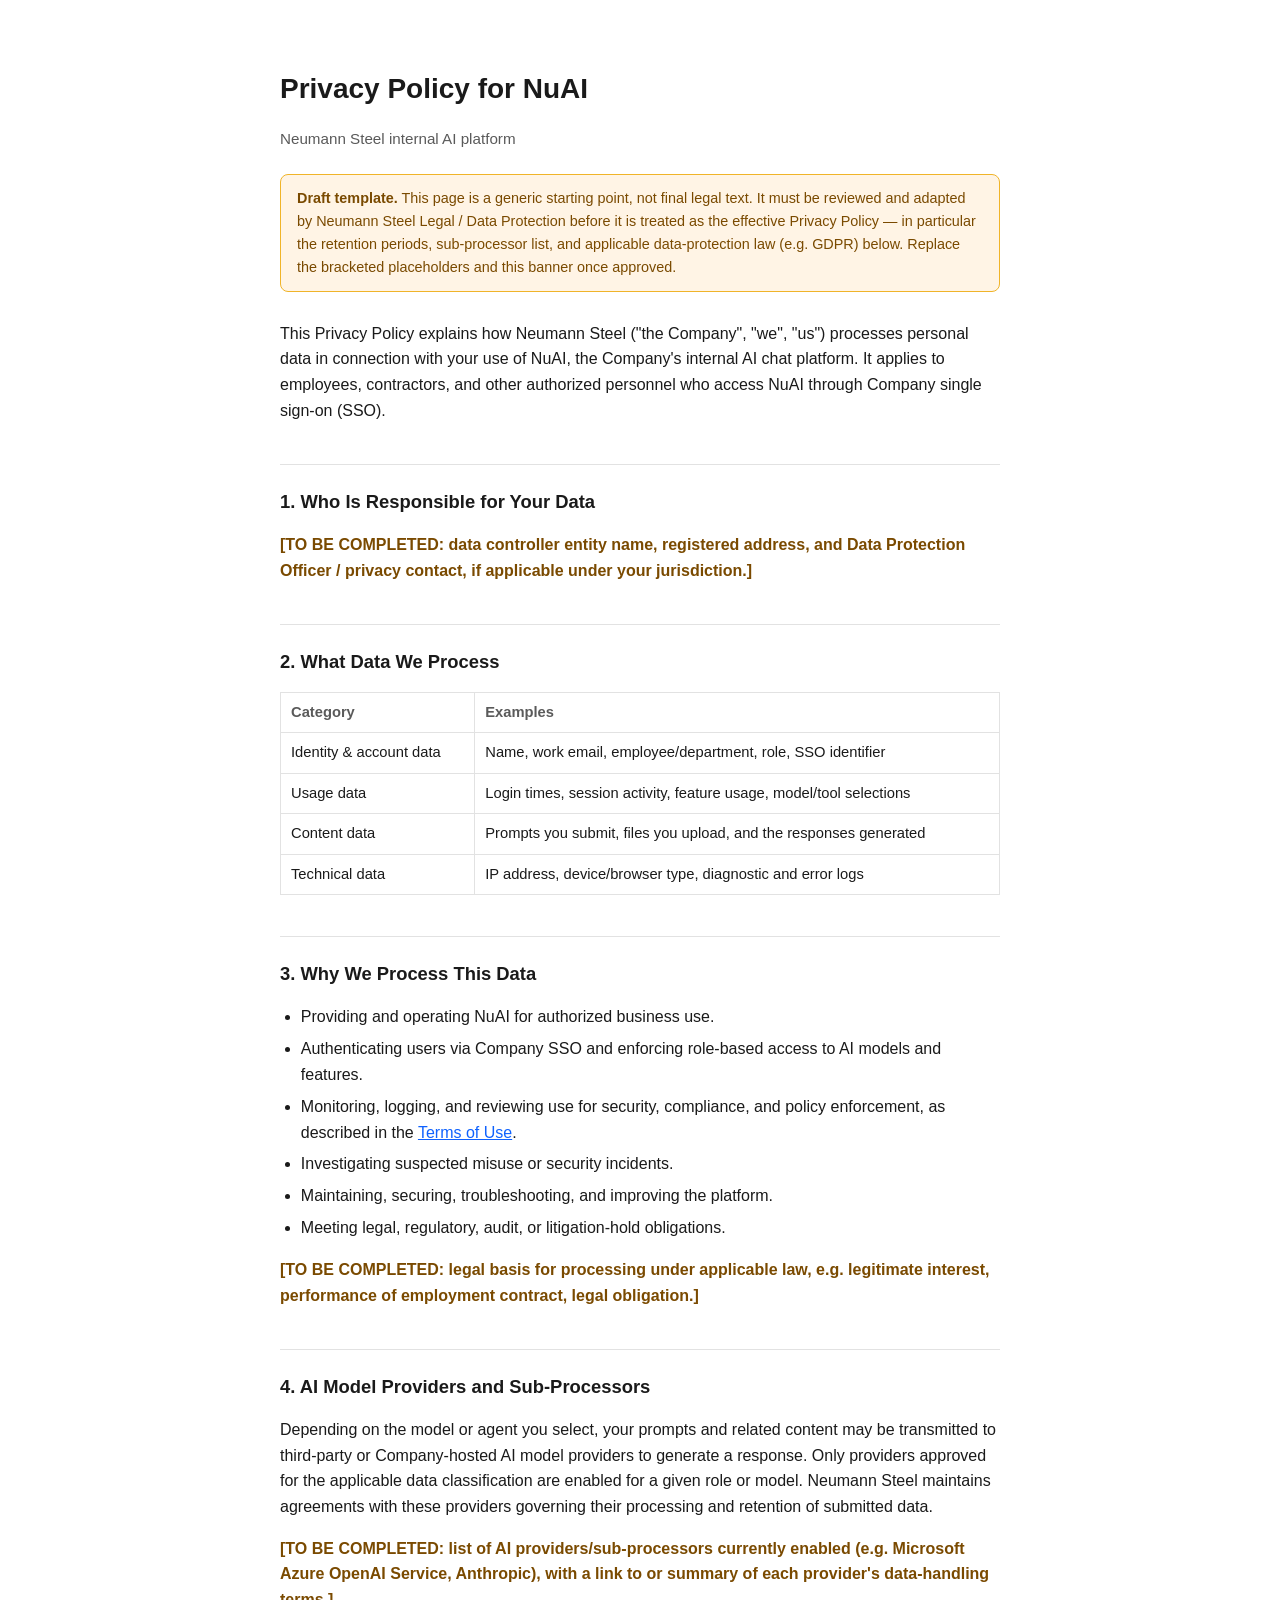
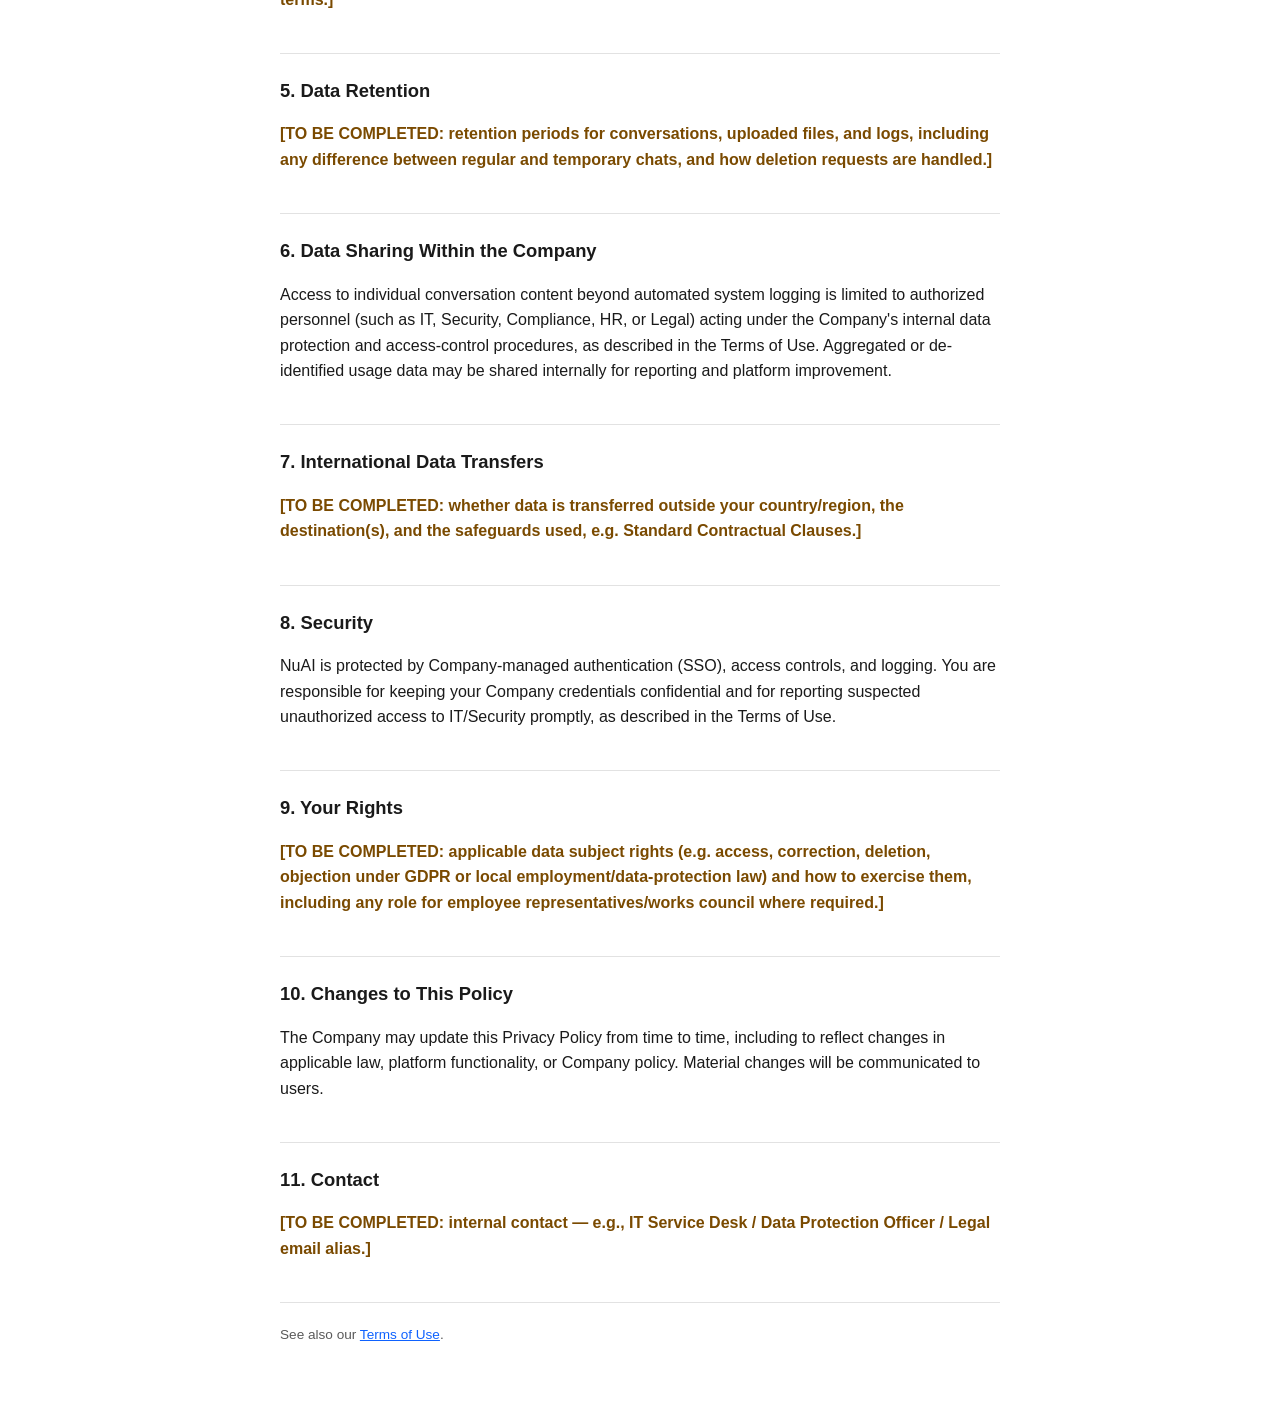
<file: client/public/assets/legal/privacy-policy.html>
<!DOCTYPE html>
<html lang="en">
<head>
<meta charset="UTF-8" />
<meta name="viewport" content="width=device-width, initial-scale=1.0" />
<meta name="robots" content="noindex" />
<title>Privacy Policy - NuAI</title>
<style>
  :root {
    --bg: #ffffff;
    --text: #1a1a1a;
    --text-muted: #5a5a5a;
    --border: #e2e2e2;
    --accent: #0f62fe;
    --banner-bg: #fff4e5;
    --banner-border: #f0b429;
    --banner-text: #7a4a00;
  }
  @media (prefers-color-scheme: dark) {
    :root {
      --bg: #16171a;
      --text: #ececec;
      --text-muted: #a3a3a3;
      --border: #2e2f33;
      --accent: #5b9dff;
      --banner-bg: #3a2e0f;
      --banner-border: #a97a1c;
      --banner-text: #f0c869;
    }
  }
  * { box-sizing: border-box; }
  body {
    margin: 0;
    background: var(--bg);
    color: var(--text);
    font-family: -apple-system, BlinkMacSystemFont, "Segoe UI", Roboto, Helvetica, Arial, sans-serif;
    line-height: 1.6;
  }
  .wrap {
    max-width: 760px;
    margin: 0 auto;
    padding: 48px 20px 80px;
  }
  h1 {
    font-size: 1.75rem;
    margin-bottom: 4px;
  }
  h2 {
    font-size: 1.15rem;
    margin-top: 2.2em;
    border-top: 1px solid var(--border);
    padding-top: 1.2em;
  }
  .subtitle {
    color: var(--text-muted);
    font-size: 0.95rem;
    margin-bottom: 1.5em;
  }
  .banner {
    background: var(--banner-bg);
    border: 1px solid var(--banner-border);
    color: var(--banner-text);
    border-radius: 8px;
    padding: 12px 16px;
    font-size: 0.9rem;
    margin-bottom: 2em;
  }
  table {
    width: 100%;
    border-collapse: collapse;
    margin: 1em 0;
    font-size: 0.92rem;
  }
  th, td {
    text-align: left;
    padding: 8px 10px;
    border: 1px solid var(--border);
    vertical-align: top;
  }
  th { color: var(--text-muted); font-weight: 600; }
  ul { padding-left: 1.3em; }
  li { margin-bottom: 0.4em; }
  a { color: var(--accent); }
  .todo {
    color: var(--banner-text);
    font-weight: 600;
  }
  footer {
    margin-top: 3em;
    padding-top: 1.5em;
    border-top: 1px solid var(--border);
    font-size: 0.85rem;
    color: var(--text-muted);
  }
</style>
</head>
<body>
  <div class="wrap">
    <h1>Privacy Policy for NuAI</h1>
    <p class="subtitle">Neumann Steel internal AI platform</p>

    <div class="banner">
      <strong>Draft template.</strong> This page is a generic starting point, not final legal
      text. It must be reviewed and adapted by Neumann Steel Legal / Data Protection before it is
      treated as the effective Privacy Policy — in particular the retention periods, sub-processor
      list, and applicable data-protection law (e.g. GDPR) below. Replace the bracketed
      placeholders and this banner once approved.
    </div>

    <p>
      This Privacy Policy explains how Neumann Steel ("the Company", "we", "us") processes
      personal data in connection with your use of NuAI, the Company's internal AI chat platform.
      It applies to employees, contractors, and other authorized personnel who access NuAI through
      Company single sign-on (SSO).
    </p>

    <h2>1. Who Is Responsible for Your Data</h2>
    <p class="todo">
      [TO BE COMPLETED: data controller entity name, registered address, and Data Protection
      Officer / privacy contact, if applicable under your jurisdiction.]
    </p>

    <h2>2. What Data We Process</h2>
    <table>
      <tr><th>Category</th><th>Examples</th></tr>
      <tr><td>Identity &amp; account data</td><td>Name, work email, employee/department, role, SSO identifier</td></tr>
      <tr><td>Usage data</td><td>Login times, session activity, feature usage, model/tool selections</td></tr>
      <tr><td>Content data</td><td>Prompts you submit, files you upload, and the responses generated</td></tr>
      <tr><td>Technical data</td><td>IP address, device/browser type, diagnostic and error logs</td></tr>
    </table>

    <h2>3. Why We Process This Data</h2>
    <ul>
      <li>Providing and operating NuAI for authorized business use.</li>
      <li>Authenticating users via Company SSO and enforcing role-based access to AI models and features.</li>
      <li>Monitoring, logging, and reviewing use for security, compliance, and policy enforcement, as described in the <a href="/assets/legal/terms-of-service.html">Terms of Use</a>.</li>
      <li>Investigating suspected misuse or security incidents.</li>
      <li>Maintaining, securing, troubleshooting, and improving the platform.</li>
      <li>Meeting legal, regulatory, audit, or litigation-hold obligations.</li>
    </ul>
    <p class="todo">
      [TO BE COMPLETED: legal basis for processing under applicable law, e.g. legitimate interest,
      performance of employment contract, legal obligation.]
    </p>

    <h2>4. AI Model Providers and Sub-Processors</h2>
    <p>
      Depending on the model or agent you select, your prompts and related content may be
      transmitted to third-party or Company-hosted AI model providers to generate a response. Only
      providers approved for the applicable data classification are enabled for a given role or
      model. Neumann Steel maintains agreements with these providers governing their processing
      and retention of submitted data.
    </p>
    <p class="todo">
      [TO BE COMPLETED: list of AI providers/sub-processors currently enabled (e.g. Microsoft Azure
      OpenAI Service, Anthropic), with a link to or summary of each provider's data-handling terms.]
    </p>

    <h2>5. Data Retention</h2>
    <p class="todo">
      [TO BE COMPLETED: retention periods for conversations, uploaded files, and logs, including any
      difference between regular and temporary chats, and how deletion requests are handled.]
    </p>

    <h2>6. Data Sharing Within the Company</h2>
    <p>
      Access to individual conversation content beyond automated system logging is limited to
      authorized personnel (such as IT, Security, Compliance, HR, or Legal) acting under the
      Company's internal data protection and access-control procedures, as described in the Terms
      of Use. Aggregated or de-identified usage data may be shared internally for reporting and
      platform improvement.
    </p>

    <h2>7. International Data Transfers</h2>
    <p class="todo">
      [TO BE COMPLETED: whether data is transferred outside your country/region, the destination(s),
      and the safeguards used, e.g. Standard Contractual Clauses.]
    </p>

    <h2>8. Security</h2>
    <p>
      NuAI is protected by Company-managed authentication (SSO), access controls, and logging. You
      are responsible for keeping your Company credentials confidential and for reporting suspected
      unauthorized access to IT/Security promptly, as described in the Terms of Use.
    </p>

    <h2>9. Your Rights</h2>
    <p class="todo">
      [TO BE COMPLETED: applicable data subject rights (e.g. access, correction, deletion, objection
      under GDPR or local employment/data-protection law) and how to exercise them, including any
      role for employee representatives/works council where required.]
    </p>

    <h2>10. Changes to This Policy</h2>
    <p>
      The Company may update this Privacy Policy from time to time, including to reflect changes in
      applicable law, platform functionality, or Company policy. Material changes will be
      communicated to users.
    </p>

    <h2>11. Contact</h2>
    <p class="todo">
      [TO BE COMPLETED: internal contact — e.g., IT Service Desk / Data Protection Officer / Legal
      email alias.]
    </p>

    <footer>
      See also our <a href="/assets/legal/terms-of-service.html">Terms of Use</a>.
    </footer>
  </div>
</body>
</html>
</file>
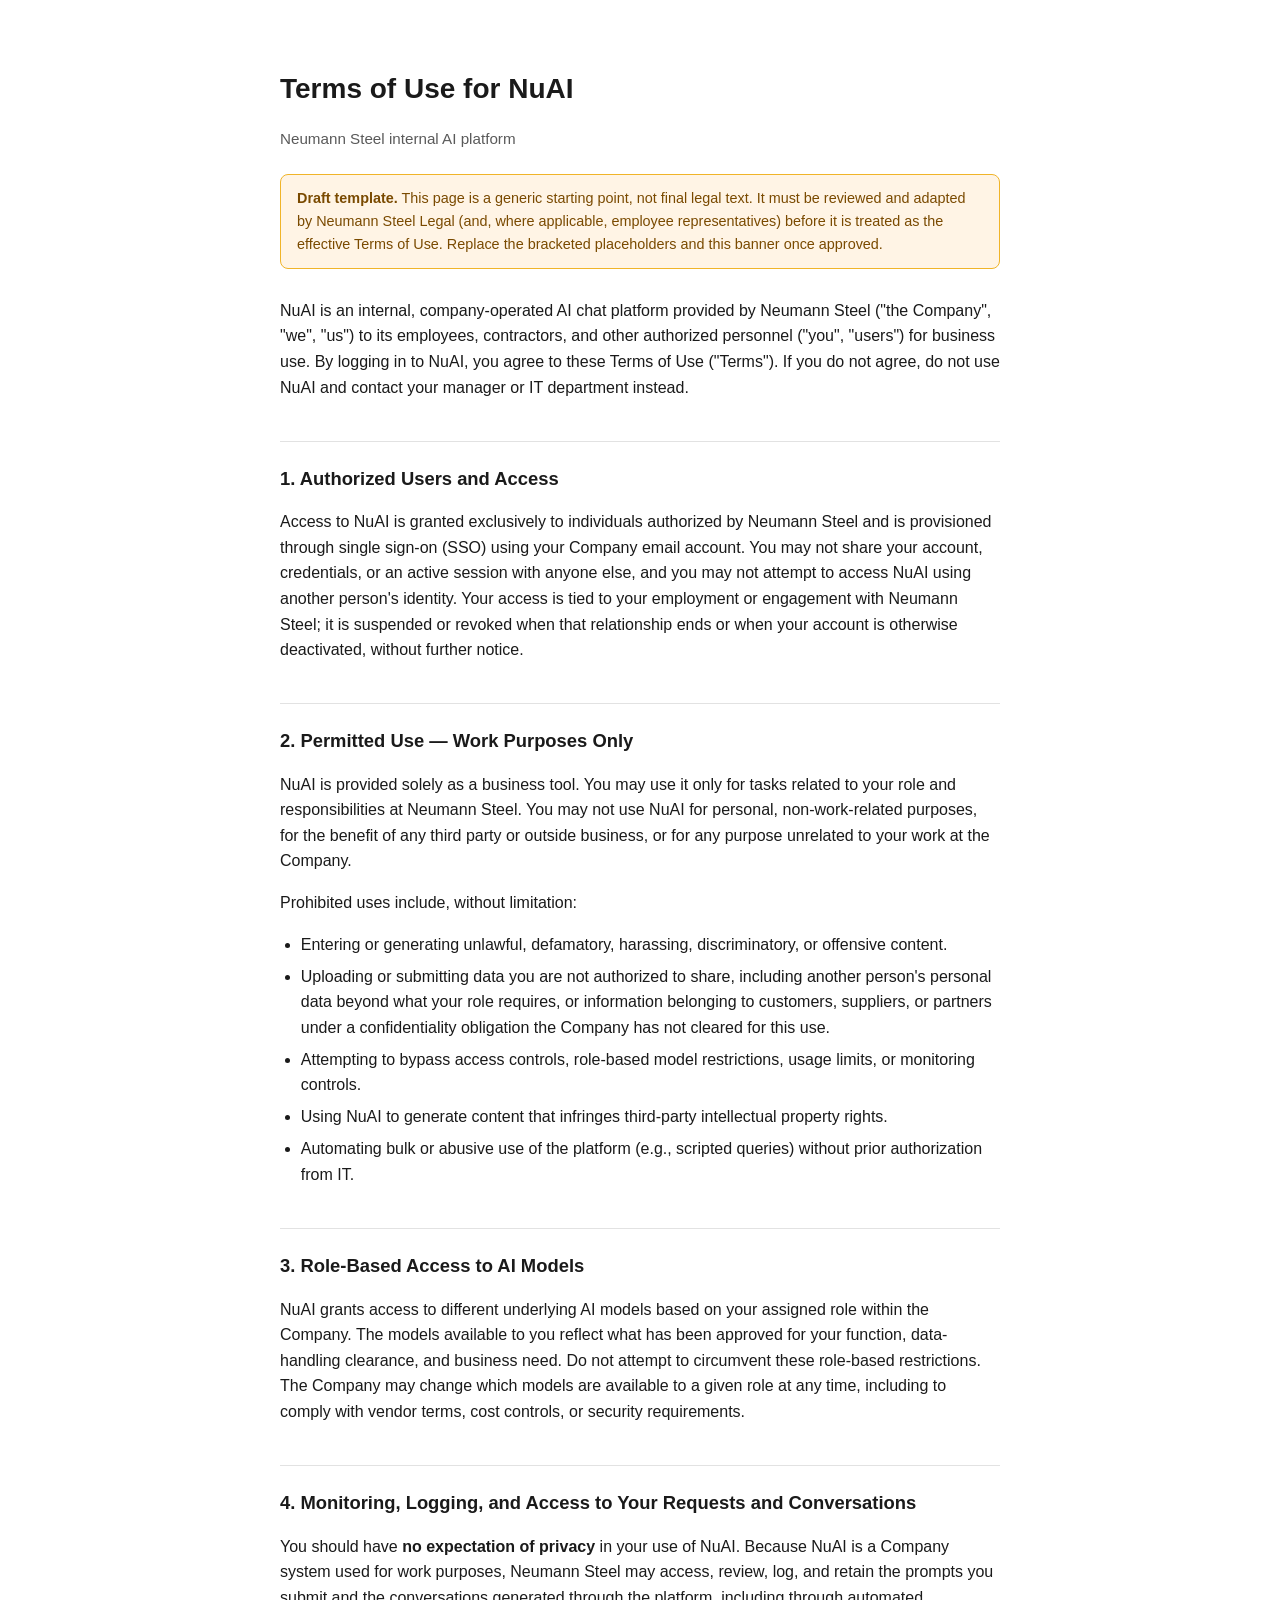
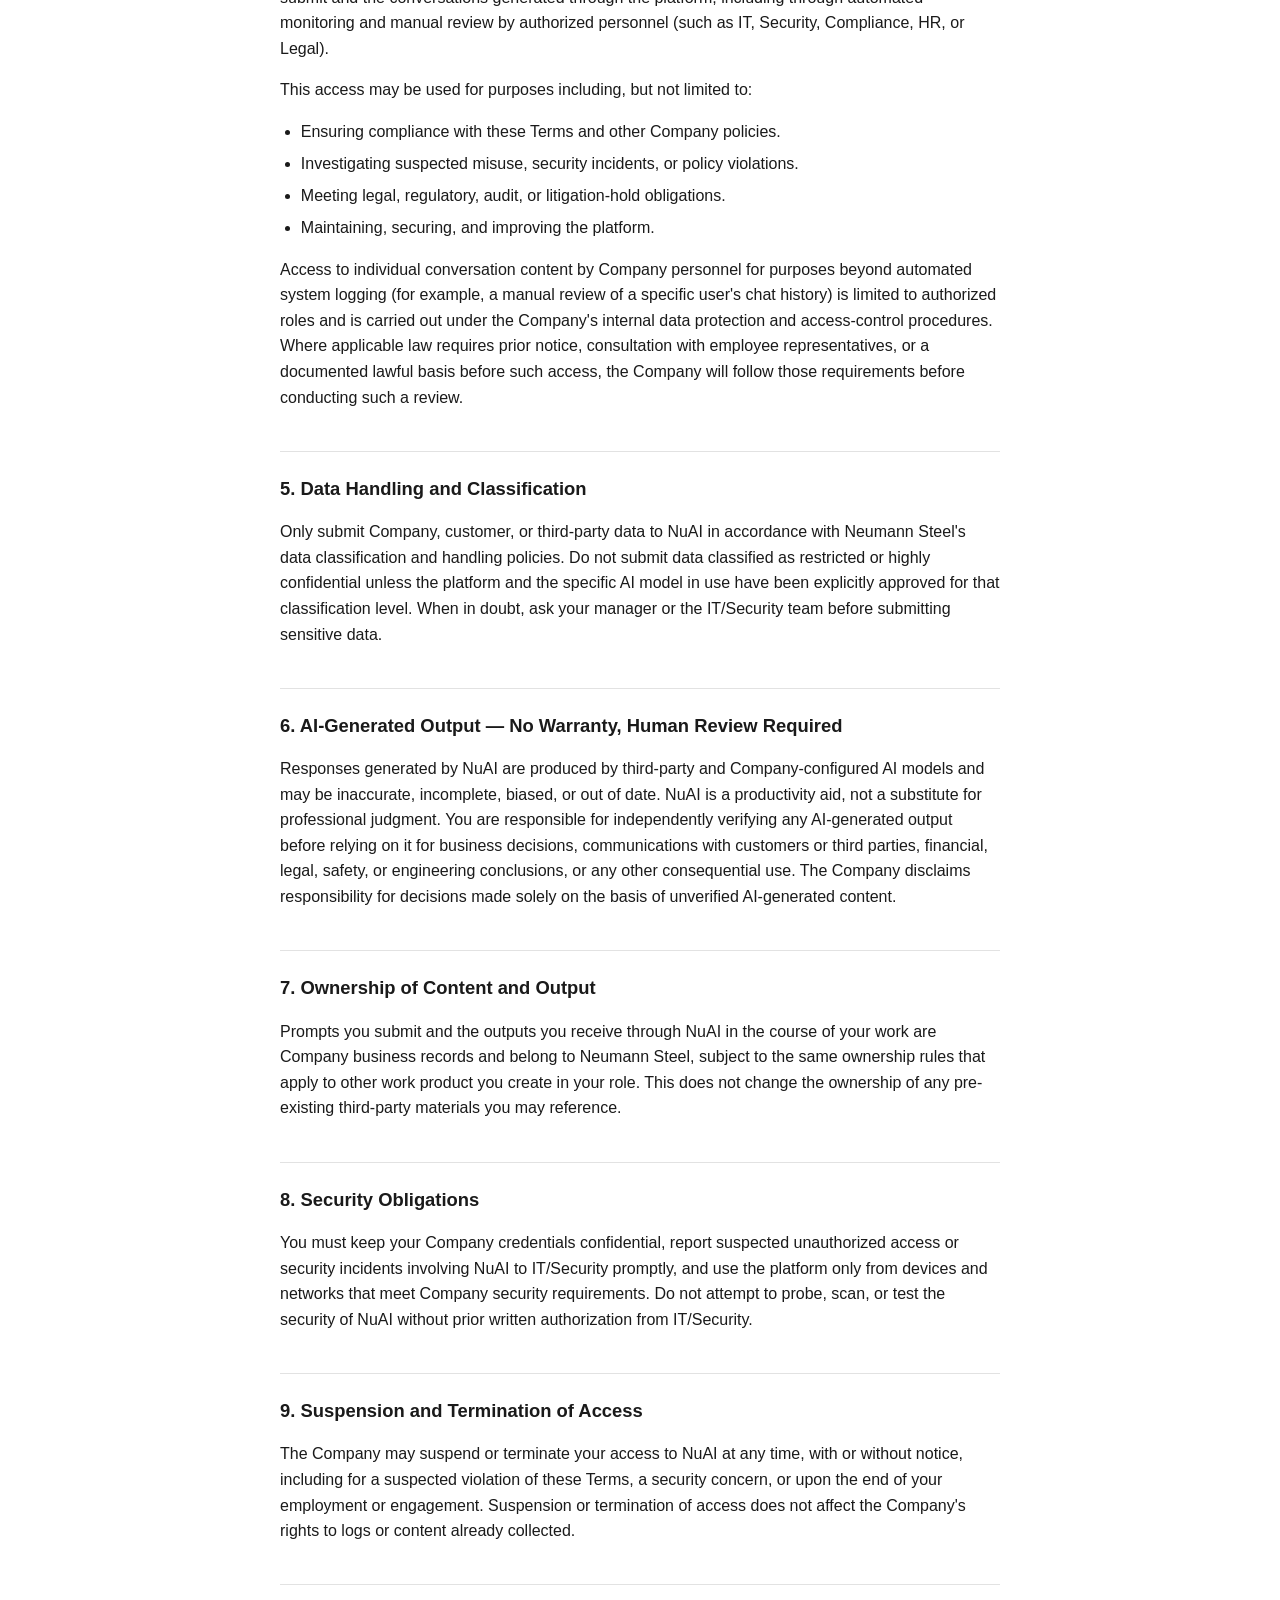
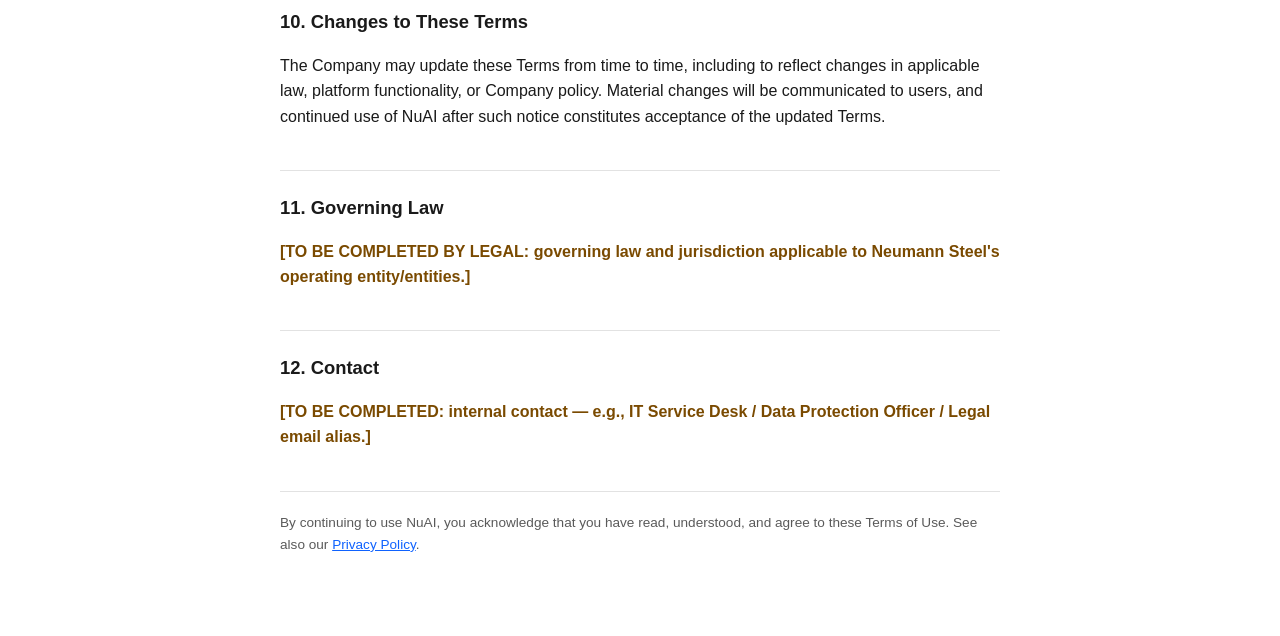
<file: client/public/assets/legal/terms-of-service.html>
<!DOCTYPE html>
<html lang="en">
<head>
<meta charset="UTF-8" />
<meta name="viewport" content="width=device-width, initial-scale=1.0" />
<meta name="robots" content="noindex" />
<title>Terms of Use - NuAI</title>
<style>
  :root {
    --bg: #ffffff;
    --text: #1a1a1a;
    --text-muted: #5a5a5a;
    --border: #e2e2e2;
    --accent: #0f62fe;
    --banner-bg: #fff4e5;
    --banner-border: #f0b429;
    --banner-text: #7a4a00;
  }
  @media (prefers-color-scheme: dark) {
    :root {
      --bg: #16171a;
      --text: #ececec;
      --text-muted: #a3a3a3;
      --border: #2e2f33;
      --accent: #5b9dff;
      --banner-bg: #3a2e0f;
      --banner-border: #a97a1c;
      --banner-text: #f0c869;
    }
  }
  * { box-sizing: border-box; }
  body {
    margin: 0;
    background: var(--bg);
    color: var(--text);
    font-family: -apple-system, BlinkMacSystemFont, "Segoe UI", Roboto, Helvetica, Arial, sans-serif;
    line-height: 1.6;
  }
  .wrap {
    max-width: 760px;
    margin: 0 auto;
    padding: 48px 20px 80px;
  }
  h1 {
    font-size: 1.75rem;
    margin-bottom: 4px;
  }
  h2 {
    font-size: 1.15rem;
    margin-top: 2.2em;
    border-top: 1px solid var(--border);
    padding-top: 1.2em;
  }
  .subtitle {
    color: var(--text-muted);
    font-size: 0.95rem;
    margin-bottom: 1.5em;
  }
  .banner {
    background: var(--banner-bg);
    border: 1px solid var(--banner-border);
    color: var(--banner-text);
    border-radius: 8px;
    padding: 12px 16px;
    font-size: 0.9rem;
    margin-bottom: 2em;
  }
  ul { padding-left: 1.3em; }
  li { margin-bottom: 0.4em; }
  a { color: var(--accent); }
  .todo {
    color: var(--banner-text);
    font-weight: 600;
  }
  footer {
    margin-top: 3em;
    padding-top: 1.5em;
    border-top: 1px solid var(--border);
    font-size: 0.85rem;
    color: var(--text-muted);
  }
</style>
</head>
<body>
  <div class="wrap">
    <h1>Terms of Use for NuAI</h1>
    <p class="subtitle">Neumann Steel internal AI platform</p>

    <div class="banner">
      <strong>Draft template.</strong> This page is a generic starting point, not final legal text.
      It must be reviewed and adapted by Neumann Steel Legal (and, where applicable, employee
      representatives) before it is treated as the effective Terms of Use. Replace the bracketed
      placeholders and this banner once approved.
    </div>

    <p>
      NuAI is an internal, company-operated AI chat platform provided by Neumann Steel
      ("the Company", "we", "us") to its employees, contractors, and other authorized personnel
      ("you", "users") for business use. By logging in to NuAI, you agree to these Terms of Use
      ("Terms"). If you do not agree, do not use NuAI and contact your manager or IT department
      instead.
    </p>

    <h2>1. Authorized Users and Access</h2>
    <p>
      Access to NuAI is granted exclusively to individuals authorized by Neumann Steel and is
      provisioned through single sign-on (SSO) using your Company email account. You may not
      share your account, credentials, or an active session with anyone else, and you may not
      attempt to access NuAI using another person's identity. Your access is tied to your
      employment or engagement with Neumann Steel; it is suspended or revoked when that
      relationship ends or when your account is otherwise deactivated, without further notice.
    </p>

    <h2>2. Permitted Use — Work Purposes Only</h2>
    <p>
      NuAI is provided solely as a business tool. You may use it only for tasks related to your
      role and responsibilities at Neumann Steel. You may not use NuAI for personal,
      non-work-related purposes, for the benefit of any third party or outside business, or for
      any purpose unrelated to your work at the Company.
    </p>
    <p>Prohibited uses include, without limitation:</p>
    <ul>
      <li>Entering or generating unlawful, defamatory, harassing, discriminatory, or offensive content.</li>
      <li>Uploading or submitting data you are not authorized to share, including another person's personal data beyond what your role requires, or information belonging to customers, suppliers, or partners under a confidentiality obligation the Company has not cleared for this use.</li>
      <li>Attempting to bypass access controls, role-based model restrictions, usage limits, or monitoring controls.</li>
      <li>Using NuAI to generate content that infringes third-party intellectual property rights.</li>
      <li>Automating bulk or abusive use of the platform (e.g., scripted queries) without prior authorization from IT.</li>
    </ul>

    <h2>3. Role-Based Access to AI Models</h2>
    <p>
      NuAI grants access to different underlying AI models based on your assigned role within the
      Company. The models available to you reflect what has been approved for your function,
      data-handling clearance, and business need. Do not attempt to circumvent these role-based
      restrictions. The Company may change which models are available to a given role at any time,
      including to comply with vendor terms, cost controls, or security requirements.
    </p>

    <h2>4. Monitoring, Logging, and Access to Your Requests and Conversations</h2>
    <p>
      You should have <strong>no expectation of privacy</strong> in your use of NuAI. Because NuAI
      is a Company system used for work purposes, Neumann Steel may access, review, log, and
      retain the prompts you submit and the conversations generated through the platform,
      including through automated monitoring and manual review by authorized personnel (such as
      IT, Security, Compliance, HR, or Legal).
    </p>
    <p>This access may be used for purposes including, but not limited to:</p>
    <ul>
      <li>Ensuring compliance with these Terms and other Company policies.</li>
      <li>Investigating suspected misuse, security incidents, or policy violations.</li>
      <li>Meeting legal, regulatory, audit, or litigation-hold obligations.</li>
      <li>Maintaining, securing, and improving the platform.</li>
    </ul>
    <p>
      Access to individual conversation content by Company personnel for purposes beyond
      automated system logging (for example, a manual review of a specific user's chat history) is
      limited to authorized roles and is carried out under the Company's internal data protection
      and access-control procedures. Where applicable law requires prior notice, consultation with
      employee representatives, or a documented lawful basis before such access, the Company will
      follow those requirements before conducting such a review.
    </p>

    <h2>5. Data Handling and Classification</h2>
    <p>
      Only submit Company, customer, or third-party data to NuAI in accordance with Neumann
      Steel's data classification and handling policies. Do not submit data classified as
      restricted or highly confidential unless the platform and the specific AI model in use have
      been explicitly approved for that classification level. When in doubt, ask your manager or
      the IT/Security team before submitting sensitive data.
    </p>

    <h2>6. AI-Generated Output — No Warranty, Human Review Required</h2>
    <p>
      Responses generated by NuAI are produced by third-party and Company-configured AI models and
      may be inaccurate, incomplete, biased, or out of date. NuAI is a productivity aid, not a
      substitute for professional judgment. You are responsible for independently verifying any
      AI-generated output before relying on it for business decisions, communications with
      customers or third parties, financial, legal, safety, or engineering conclusions, or any
      other consequential use. The Company disclaims responsibility for decisions made solely on
      the basis of unverified AI-generated content.
    </p>

    <h2>7. Ownership of Content and Output</h2>
    <p>
      Prompts you submit and the outputs you receive through NuAI in the course of your work are
      Company business records and belong to Neumann Steel, subject to the same ownership rules
      that apply to other work product you create in your role. This does not change the ownership
      of any pre-existing third-party materials you may reference.
    </p>

    <h2>8. Security Obligations</h2>
    <p>
      You must keep your Company credentials confidential, report suspected unauthorized access or
      security incidents involving NuAI to IT/Security promptly, and use the platform only from
      devices and networks that meet Company security requirements. Do not attempt to probe, scan,
      or test the security of NuAI without prior written authorization from IT/Security.
    </p>

    <h2>9. Suspension and Termination of Access</h2>
    <p>
      The Company may suspend or terminate your access to NuAI at any time, with or without
      notice, including for a suspected violation of these Terms, a security concern, or upon the
      end of your employment or engagement. Suspension or termination of access does not affect
      the Company's rights to logs or content already collected.
    </p>

    <h2>10. Changes to These Terms</h2>
    <p>
      The Company may update these Terms from time to time, including to reflect changes in
      applicable law, platform functionality, or Company policy. Material changes will be
      communicated to users, and continued use of NuAI after such notice constitutes acceptance of
      the updated Terms.
    </p>

    <h2>11. Governing Law</h2>
    <p class="todo">[TO BE COMPLETED BY LEGAL: governing law and jurisdiction applicable to Neumann Steel's operating entity/entities.]</p>

    <h2>12. Contact</h2>
    <p class="todo">[TO BE COMPLETED: internal contact — e.g., IT Service Desk / Data Protection Officer / Legal email alias.]</p>

    <footer>
      By continuing to use NuAI, you acknowledge that you have read, understood, and agree to
      these Terms of Use. See also our <a href="/assets/legal/privacy-policy.html">Privacy Policy</a>.
    </footer>
  </div>
</body>
</html>
</file>
